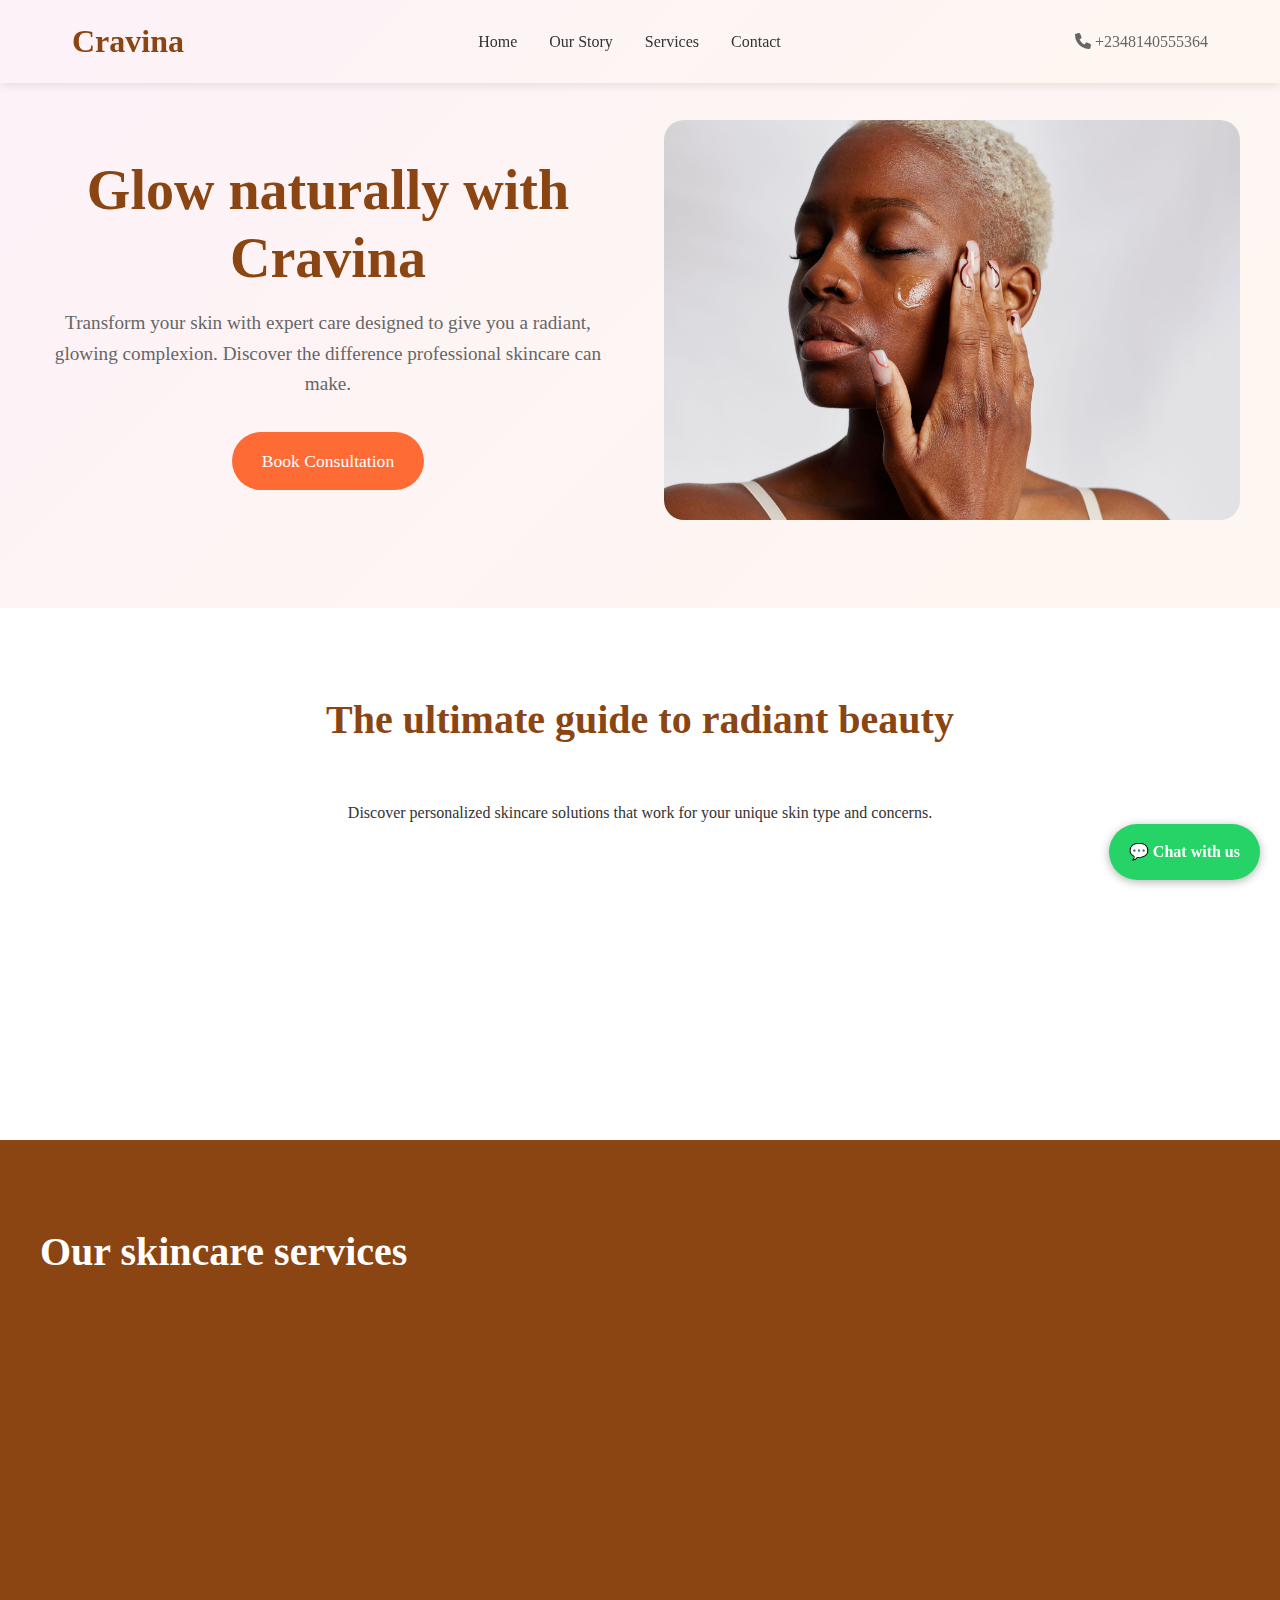
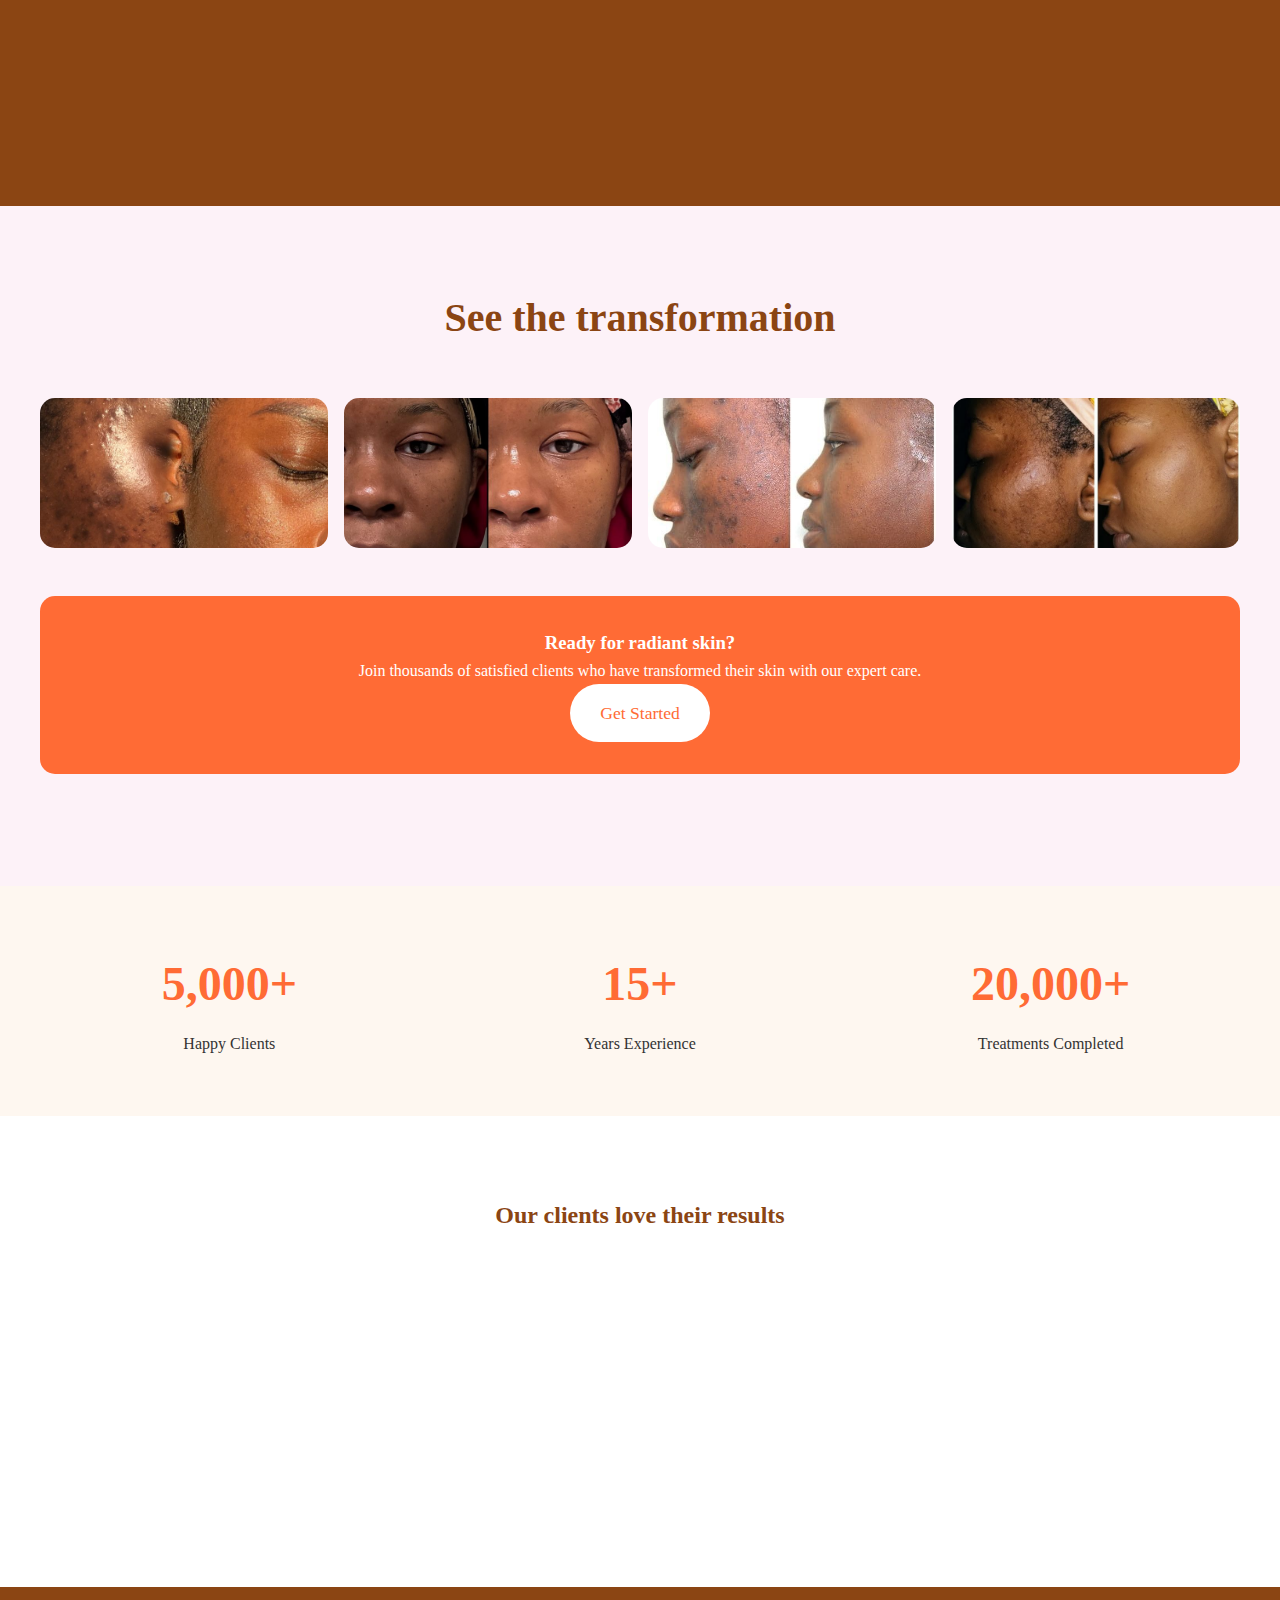
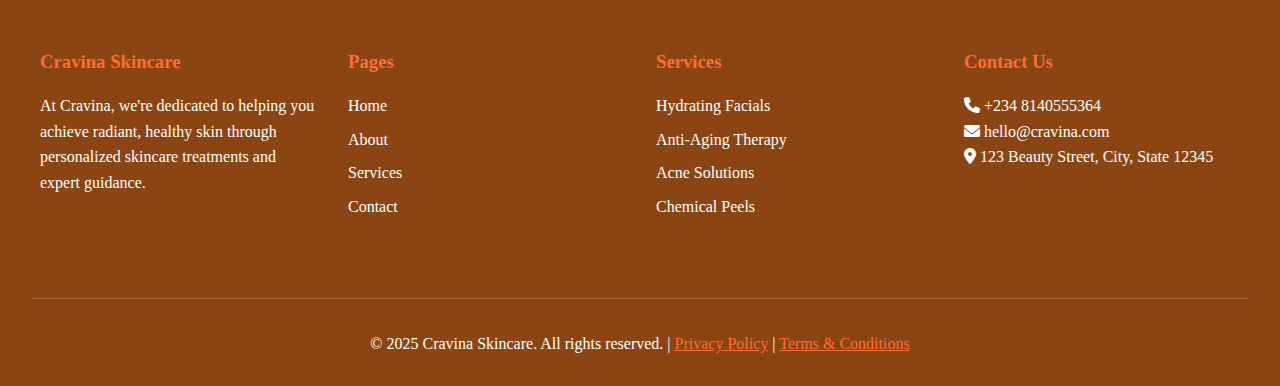
<file: index.html>
<!DOCTYPE html>
<html lang="en">
<head>
    <meta charset="UTF-8">
    <meta name="viewport" content="width=device-width, initial-scale=1.0">
    <title>Cravina - Glow Naturally with Skincare</title>
    <link href="https://cdnjs.cloudflare.com/ajax/libs/font-awesome/6.0.0/css/all.min.css" rel="stylesheet">
    <link rel="stylesheet" href="style.css">
    
</head>
<body>
    <header>
        <nav>
            <a href="index.html" class="logo">Cravina</a>
            <ul class="nav-links">
                <li><a href="index.html" target="">Home</a></li>
                <li><a href="about.html" target="">Our Story</a></li>
                <li><a href="services.html" target="">Services</a></li>
                <li><a href="contact.html" target="">Contact</a></li>
            </ul>
            <div class="contact-info">
                <i class="fas fa-phone"></i> +2348140555364
            </div>
            <div class="mobile-menu">
                <span></span>
                <span></span>
                <span></span>
            </div>
        </nav>
    </header>

    <section class="hero">
        <div class="hero-content">
            <div class="hero-text">
                <h1>Glow naturally with Cravina</h1>
                <p>Transform your skin with expert care designed to give you a radiant, glowing complexion. Discover the difference professional skincare can make.</p>
                <a href="contact.html" class="cta-button">Book Consultation</a>
            </div>
            <div class="hero-image">
                <img src="image/woman applying skincare.jpg" alt="Woman applying skincare in bathroom">
            </div>
        </div>
    </section>

    <section class="features">
        <div class="features-container">
            <h2>The ultimate guide to radiant beauty</h2>
            <p>Discover personalized skincare solutions that work for your unique skin type and concerns.</p>
            
            <div class="features-grid">
                <div class="feature-card peach">
                    <h3>Expert Analysis</h3>
                    <p>Our certified specialists analyze your skin to create a personalized treatment plan that delivers real results.</p>
                </div>
                <div class="feature-card pink">
                    <h3>Premium Products</h3>
                    <p>We use only the finest, scientifically-proven ingredients to nourish and transform your skin.</p>
                </div>
                <div class="feature-card">
                    <h3>Lasting Results</h3>
                    <p>Experience visible improvements that last, with ongoing support to maintain your radiant glow.</p>
                </div>
            </div>
        </div>
    </section>

    <section class="services">
        <div class="services-container">
            <h2>Our skincare services</h2>
            <div class="services-grid">
                <div class="service-card">
                    <img src="image/facial treatment image.jfif" alt="Facial treatment">
                    <h3>Hydrating Facials</h3>
                    <p>Deep cleansing and hydration treatments to restore your skin's natural moisture balance.</p>
                </div>
                <div class="service-card">
                    <img src="image/anti aging treatmemt image.jfif" alt="Anti-aging treatment">
                    <h3>Anti-Aging Therapy</h3>
                    <p>Advanced treatments to reduce fine lines and restore youthful radiance to your skin.</p>
                </div>
                <div class="service-card">
                    <img src="image/acne treatment image.jfif" alt="Acne treatment">
                    <h3>Acne Solutions</h3>
                    <p>Targeted treatments to clear breakouts and prevent future acne for clearer skin.</p>
                </div>
                <div class="service-card">
                    <img src="image/microdermabrasion image.jfif" alt="Chemical peel">
                    <h3>Chemical Peels</h3>
                    <p>Professional peels to resurface skin and reveal a smoother, more radiant complexion.</p>
                </div>
            </div>
        </div>
    </section>

    <section class="transformation">
        <div class="transformation-container">
            <h2>See the transformation</h2>
            <div class="before-after">
                <img src="image/before and after 1.jfif" alt="Before and After treatment 1">
                <img src="image/before and after 2.jfif" alt="Before and After treatment 2">
                <img src="image/before and after 3.jfif" alt="Before and After treatment 3">
                <img src="image/before and after 4.jfif" alt="Before and After treatment 4">
            </div>
            
            <div style="background: #ff6b35; color: white; padding: 2rem; border-radius: 15px; margin: 2rem 0;">
                <h3>Ready for radiant skin?</h3>
                <p>Join thousands of satisfied clients who have transformed their skin with our expert care.</p>
                <a href="contact.html" class="cta-button" style="background: white; color: #ff6b35;">Get Started</a>
            </div>
        </div>
    </section>

    <section class="stats">
        <div class="stats-container">
            <div class="stat">
                <h3>5,000+</h3>
                <p>Happy Clients</p>
            </div>
            <div class="stat">
                <h3>15+</h3>
                <p>Years Experience</p>
            </div>
            <div class="stat">
                <h3>20,000+</h3>
                <p>Treatments Completed</p>
            </div>
        </div>
    </section>

    <section class="testimonials">
        <div class="testimonials-container">
            <h2 style="text-align: center; color: #8b4513; margin-bottom: 3rem;">Our clients love their results</h2>
            <div class="testimonial-grid">
                <div class="testimonial-card">
                    <img src="image/happy client 1.jfif" alt="Happy client">
                    <h4>Sarah Johnson</h4>
                    <p>"The results exceeded my expectations. My skin has never looked better, and the team was incredibly professional throughout the entire process."</p>
                </div>
                <div class="testimonial-card">
                    <img src="image/happy client 2.jfif" alt="Happy client">
                    <h4>Maria Rodriguez</h4>
                    <p>"I finally found a skincare solution that works for my sensitive skin. The customized approach made all the difference."</p>
                </div>
            </div>
        </div>
    </section>

    <footer>
        <div class="footer-content">
            <div class="footer-section">
                <h3>Cravina Skincare</h3>
                <p>At Cravina, we're dedicated to helping you achieve radiant, healthy skin through personalized skincare treatments and expert guidance.</p>
                <div class="social-links">
                    <a href="#"><i class="fab fa-facebook"></i></a>
                    <a href="#"><i class="fab fa-instagram"></i></a>
                    <a href="#"><i class="fab fa-twitter"></i></a>
                    <a href="https://wa.me/2348140555364" target="_blank"><i class="fa-brands fa-whatsapp"></i></a>
                </div>
            </div>
            
            <div class="footer-section">
                <h3>Pages</h3>
                <ul>
                    <li><a href="index.html">Home</a></li>
                    <li><a href="about.html">About</a></li>
                    <li><a href="services.html">Services</a></li>
                    <li><a href="contact.html">Contact</a></li>
                </ul>
            </div>
            
            <div class="footer-section">
                <h3>Services</h3>
                <ul>
                    <li><a href="#">Hydrating Facials</a></li>
                    <li><a href="#">Anti-Aging Therapy</a></li>
                    <li><a href="#">Acne Solutions</a></li>
                    <li><a href="#">Chemical Peels</a></li>
                </ul>
            </div>
            
            <div class="footer-section">
                <h3>Contact Us</h3>
                <p><i class="fas fa-phone"></i> +234 8140555364</p>
                <p><i class="fas fa-envelope"></i> hello@cravina.com</p>
                <p><i class="fas fa-map-marker-alt"></i> 123 Beauty Street, City, State 12345</p>
            </div>
        </div>
        
        <div class="footer-bottom">
            <p>&copy; 2025 Cravina Skincare. All rights reserved. | <a href="#" style="color: #ff6b35;">Privacy Policy</a> | <a href="#" style="color: #ff6b35;">Terms & Conditions</a></p>
        </div>
    </footer>
  <script src="script.js"></script>
    <a href="https://wa.me/2348140555364" 
   style="position:fixed; bottom:20px; right:20px; background:#25D366; color:white; 
          padding:15px 20px; border-radius:50px; text-decoration:none; font-weight:bold; 
          box-shadow:0 2px 10px rgba(0,0,0,0.3);" 
   target="_blank">
   💬 Chat with us
    </a>
    
    </body>
</html>
</file>
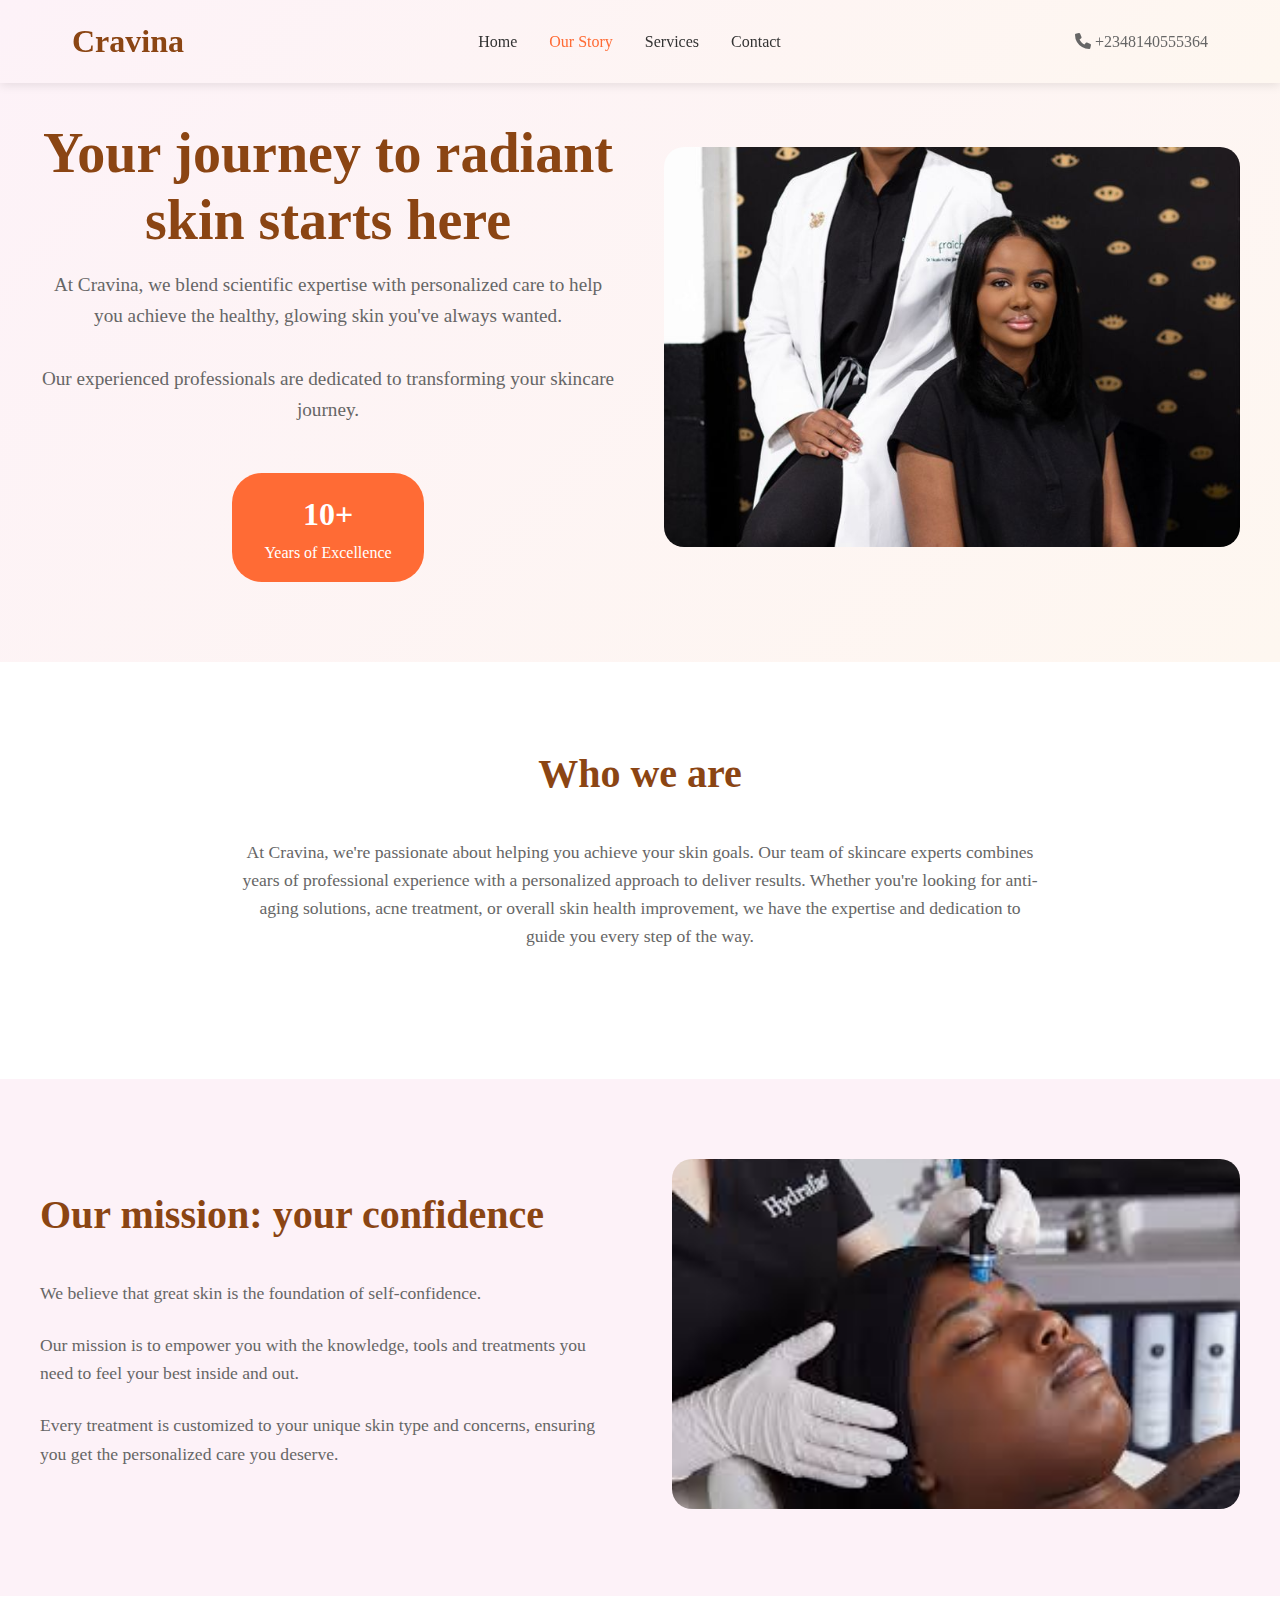
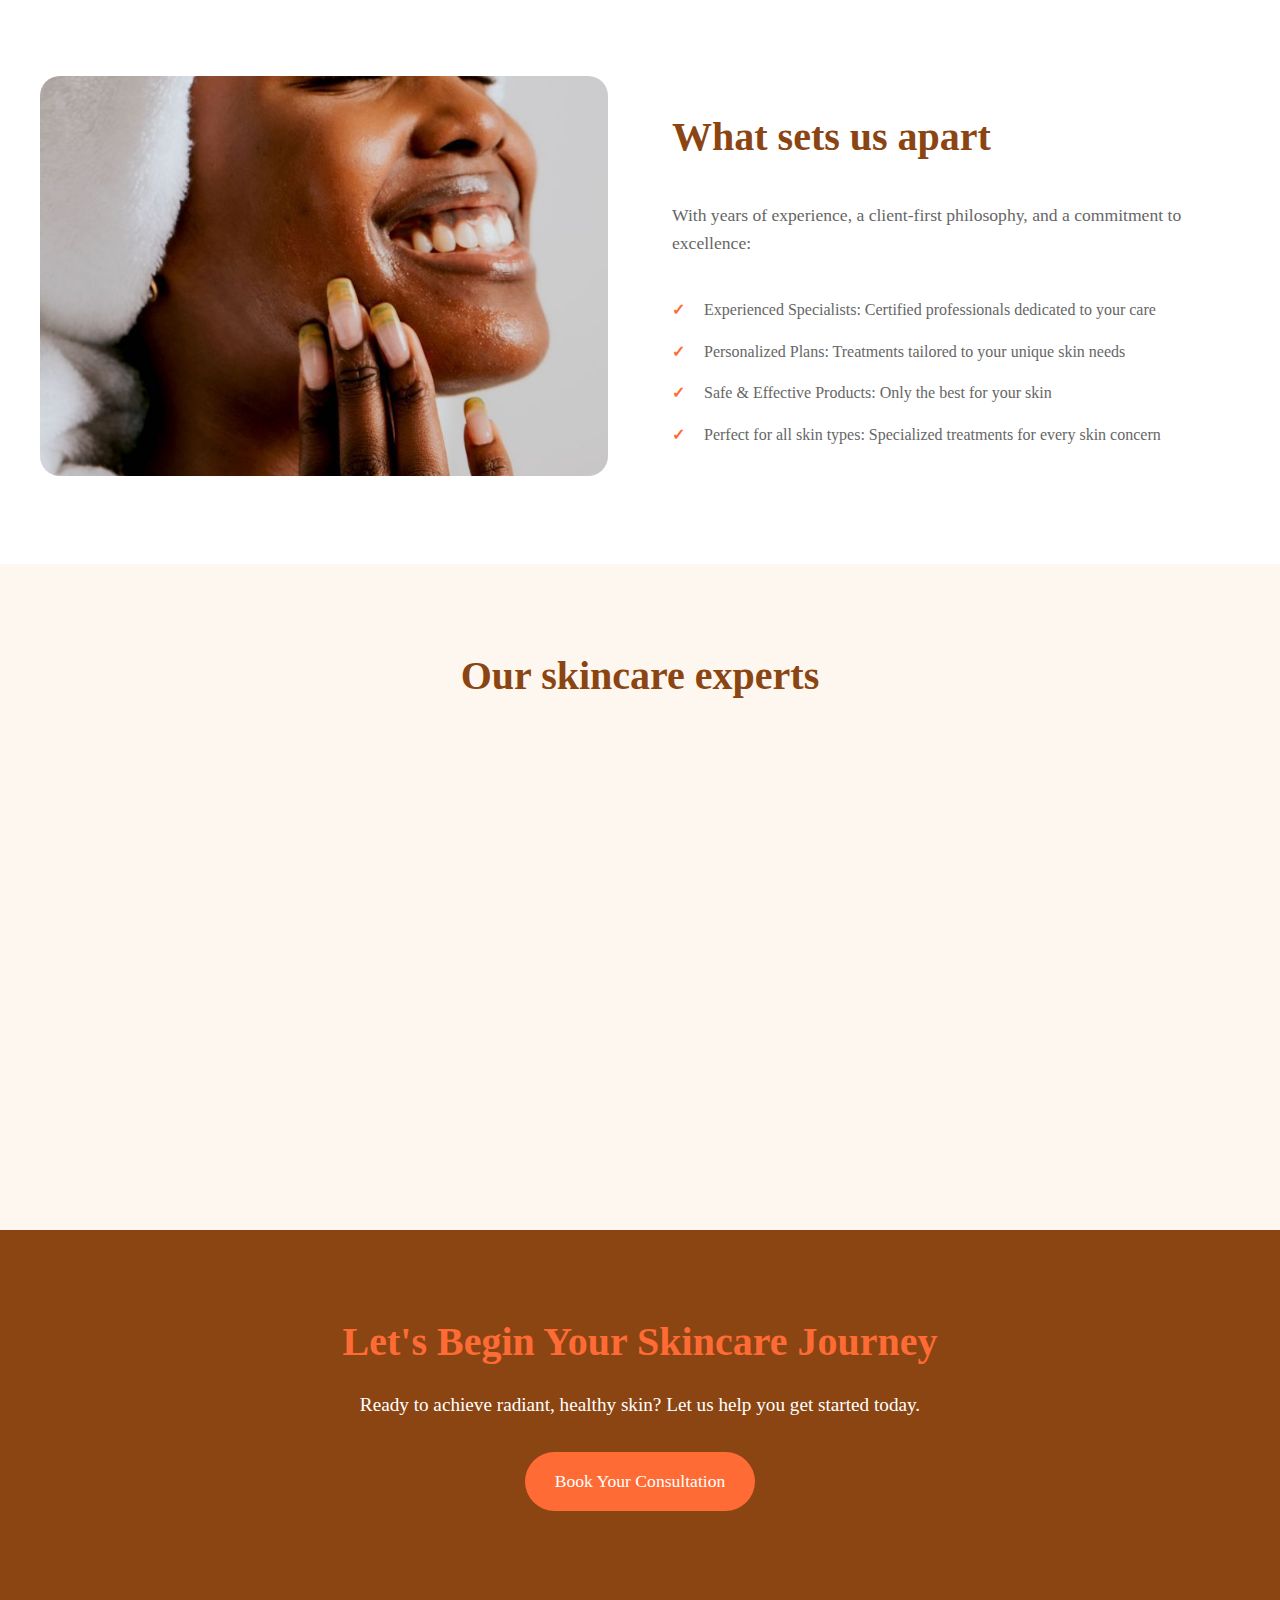
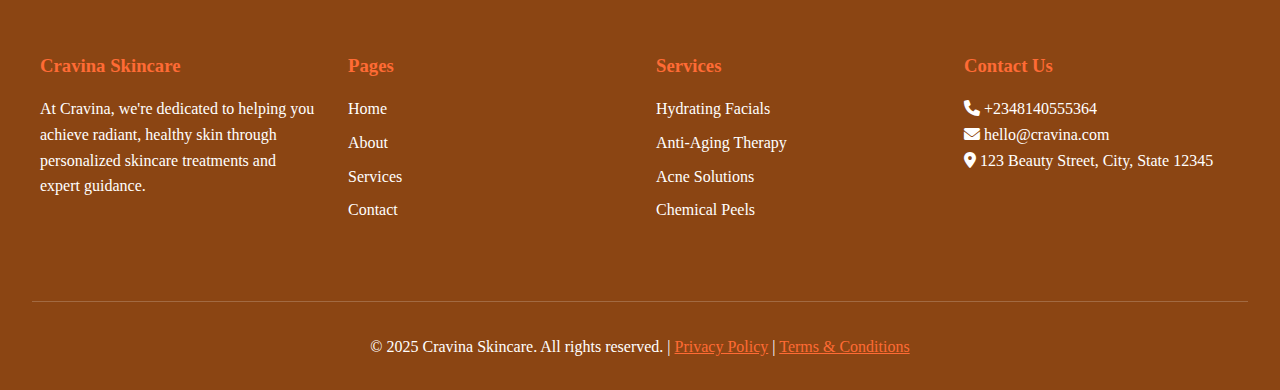
<file: about.html>
<!DOCTYPE html>
<html lang="en">
<head>
    <meta charset="UTF-8">
    <meta name="viewport" content="width=device-width, initial-scale=1.0">
    <title>About Us - Cravina Skincare</title>
    <link href="https://cdnjs.cloudflare.com/ajax/libs/font-awesome/6.0.0/css/all.min.css" rel="stylesheet">
    <link rel="stylesheet" href="style.css">
   
</head>
<body>
    <header>
        <nav>
            <a href="index.html" class="logo">Cravina</a>
            <ul class="nav-links">
                <li><a href="index.html">Home</a></li>
                <li><a href="about.html" class="active">Our Story</a></li>
                <li><a href="services.html">Services</a></li>
                <li><a href="contact.html">Contact</a></li>
            </ul>
            <div class="contact-info">
                <i class="fas fa-phone"></i> +2348140555364
            </div>
            <div class="mobile-menu">
                <span></span>
                <span></span>
                <span></span>
            </div>
        </nav>
    </header>

    <section class="hero">
        <div class="hero-content">
            <div class="hero-text">
                <h1>Your journey to radiant skin starts here</h1>
                <p>At Cravina, we blend scientific expertise with personalized care to help you achieve the healthy, glowing skin you've always wanted.</p>
                <p>Our experienced professionals are dedicated to transforming your skincare journey.</p>
                <div class="stat-badge">
                    <span>10+</span>
                    Years of Excellence
                </div>
            </div>
            <div class="hero-image">
                <img src="image/skincare team.jfif" alt="Professional skincare team">
            </div>
        </div>
    </section>

    <section class="who-we-are">
        <div class="section-container">
            <h2>Who we are</h2>
            <p>At Cravina, we're passionate about helping you achieve your skin goals. Our team of skincare experts combines years of professional experience with a personalized approach to deliver results. Whether you're looking for anti-aging solutions, acne treatment, or overall skin health improvement, we have the expertise and dedication to guide you every step of the way.</p>
        </div>
    </section>

    <section class="mission">
        <div class="mission-content">
            <div class="mission-text">
                <h2>Our mission: your confidence</h2>
                <p>We believe that great skin is the foundation of self-confidence.</p>
                <p>Our mission is to empower you with the knowledge, tools and treatments you need to feel your best inside and out.</p>
                <p>Every treatment is customized to your unique skin type and concerns, ensuring you get the personalized care you deserve.</p>
            </div>
            <div class="mission-image">
                <img src="image/facial treatment image.jfif" alt="Professional skincare treatment">
            </div>
        </div>
    </section>

    <section class="unique-features">
        <div class="unique-content">
            <div class="unique-image">
                <img src="image/happy client 2.jfif" alt="Happy client after treatment">
            </div>
            <div class="unique-text">
                <h2>What sets us apart</h2>
                <p>With years of experience, a client-first philosophy, and a commitment to excellence:</p>
                
                <ul class="features-list">
                    <li>Experienced Specialists: Certified professionals dedicated to your care</li>
                    <li>Personalized Plans: Treatments tailored to your unique skin needs</li>
                    <li>Safe & Effective Products: Only the best for your skin</li>
                    <li>Perfect for all skin types: Specialized treatments for every skin concern</li>
                </ul>
            </div>
        </div>
    </section>

    <section class="team">
        <div class="section-container">
            <h2>Our skincare experts</h2>
            <div class="team-grid">
                <div class="team-member">
                    <img src="image/skincare expert 1.jfif" alt="Michael Kim">
                    <h3>Michael Kim</h3>
                    <p class="role">Senior Esthetician</p>
                    <p>With over 8 years of experience in advanced skincare treatments, Michael specializes in anti-aging and skin rejuvenation.</p>
                </div>
                <div class="team-member">
                    <img src="image/skincare expert 2.jfif" alt="Sophia Chen">
                    <h3>Sophia Chen</h3>
                    <p class="role">Skin Health Consultant</p>
                    <p>Sophia brings expertise in acne treatment and sensitive skin care, helping clients achieve clear, healthy complexions.</p>
                </div>
                <div class="team-member">
                    <img src="image/skincare expert 3.jfif" alt="Ava Martinez">
                    <h3>Ava Martinez</h3>
                    <p class="role">Anti-Aging Specialist</p>
                    <p>Ava specializes in advanced anti-aging treatments and chemical peels, delivering remarkable results for mature skin.</p>
                </div>
            </div>
        </div>
    </section>

    <section class="cta-section">
        <div class="cta-content">
            <h2>Let's Begin Your Skincare Journey</h2>
            <p>Ready to achieve radiant, healthy skin? Let us help you get started today.</p>
            <a href="contact.html" class="cta-button">Book Your Consultation</a>
        </div>
    </section>

    <footer>
        <div class="footer-content">
            <div class="footer-section">
                <h3>Cravina Skincare</h3>
                <p>At Cravina, we're dedicated to helping you achieve radiant, healthy skin through personalized skincare treatments and expert guidance.</p>
                <div class="social-links">
                    <a href="#"><i class="fab fa-facebook"></i></a>
                    <a href="#"><i class="fab fa-instagram"></i></a>
                    <a href="#"><i class="fab fa-twitter"></i></a>
                    <a href="https://wa.me/2348140555364" target="_blank"><i class="fa-brands fa-whatsapp"></i></a>
                </div>
            </div>
            
            <div class="footer-section">
                <h3>Pages</h3>
                <ul>
                    <li><a href="index.html">Home</a></li>
                    <li><a href="about.html">About</a></li>
                    <li><a href="services.html">Services</a></li>
                    <li><a href="contact.html">Contact</a></li>
                </ul>
            </div>
            
            <div class="footer-section">
                <h3>Services</h3>
                <ul>
                    <li><a href="#">Hydrating Facials</a></li>
                    <li><a href="#">Anti-Aging Therapy</a></li>
                    <li><a href="#">Acne Solutions</a></li>
                    <li><a href="#">Chemical Peels</a></li>
                </ul>
            </div>
            
            <div class="footer-section">
                <h3>Contact Us</h3>
                <p><i class="fas fa-phone"></i> +2348140555364</p>
                <p><i class="fas fa-envelope"></i> hello@cravina.com</p>
                <p><i class="fas fa-map-marker-alt"></i> 123 Beauty Street, City, State 12345</p>
            </div>
        </div>
        
        <div class="footer-bottom">
            <p>&copy; 2025 Cravina Skincare. All rights reserved. | <a href="#" style="color: #ff6b35;">Privacy Policy</a> | <a href="#" style="color: #ff6b35;">Terms & Conditions</a></p>
        </div>
    </footer>
    <script src="script.js"></script>
</body>
</html>
</file>
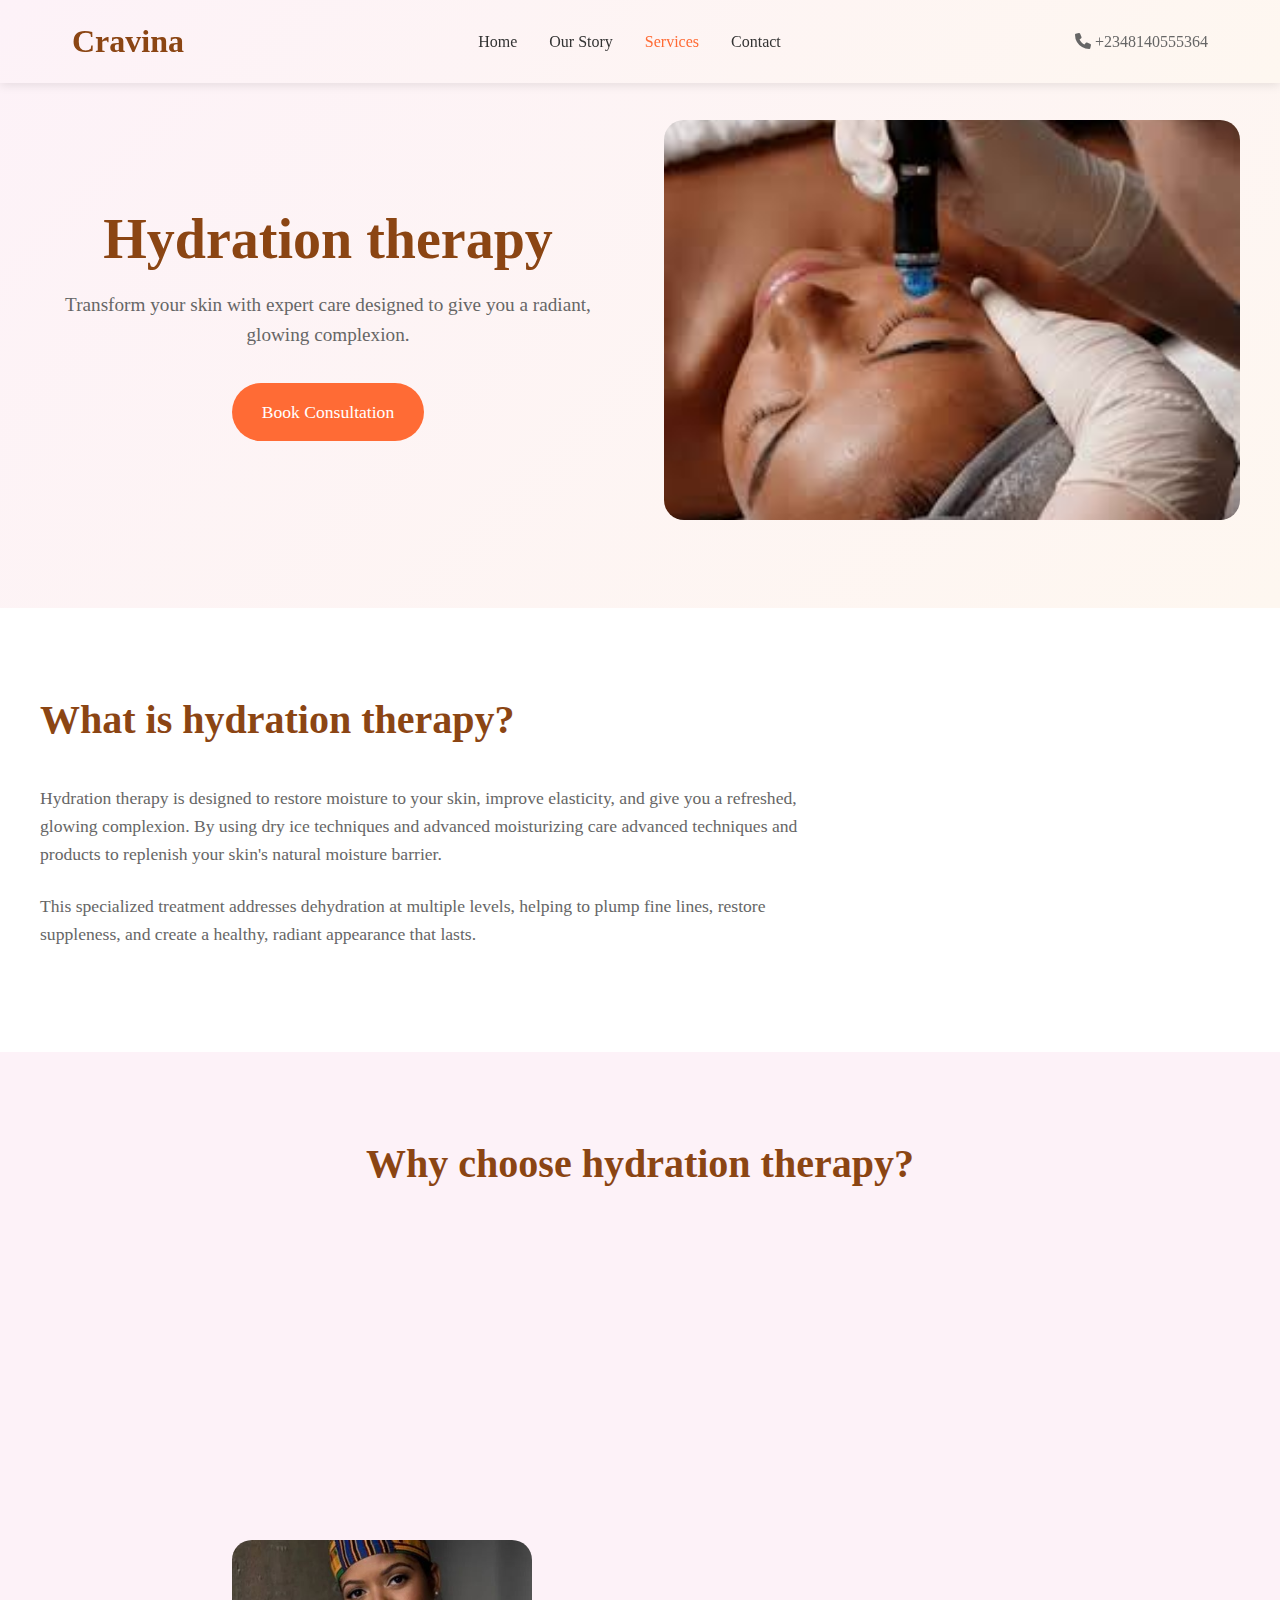
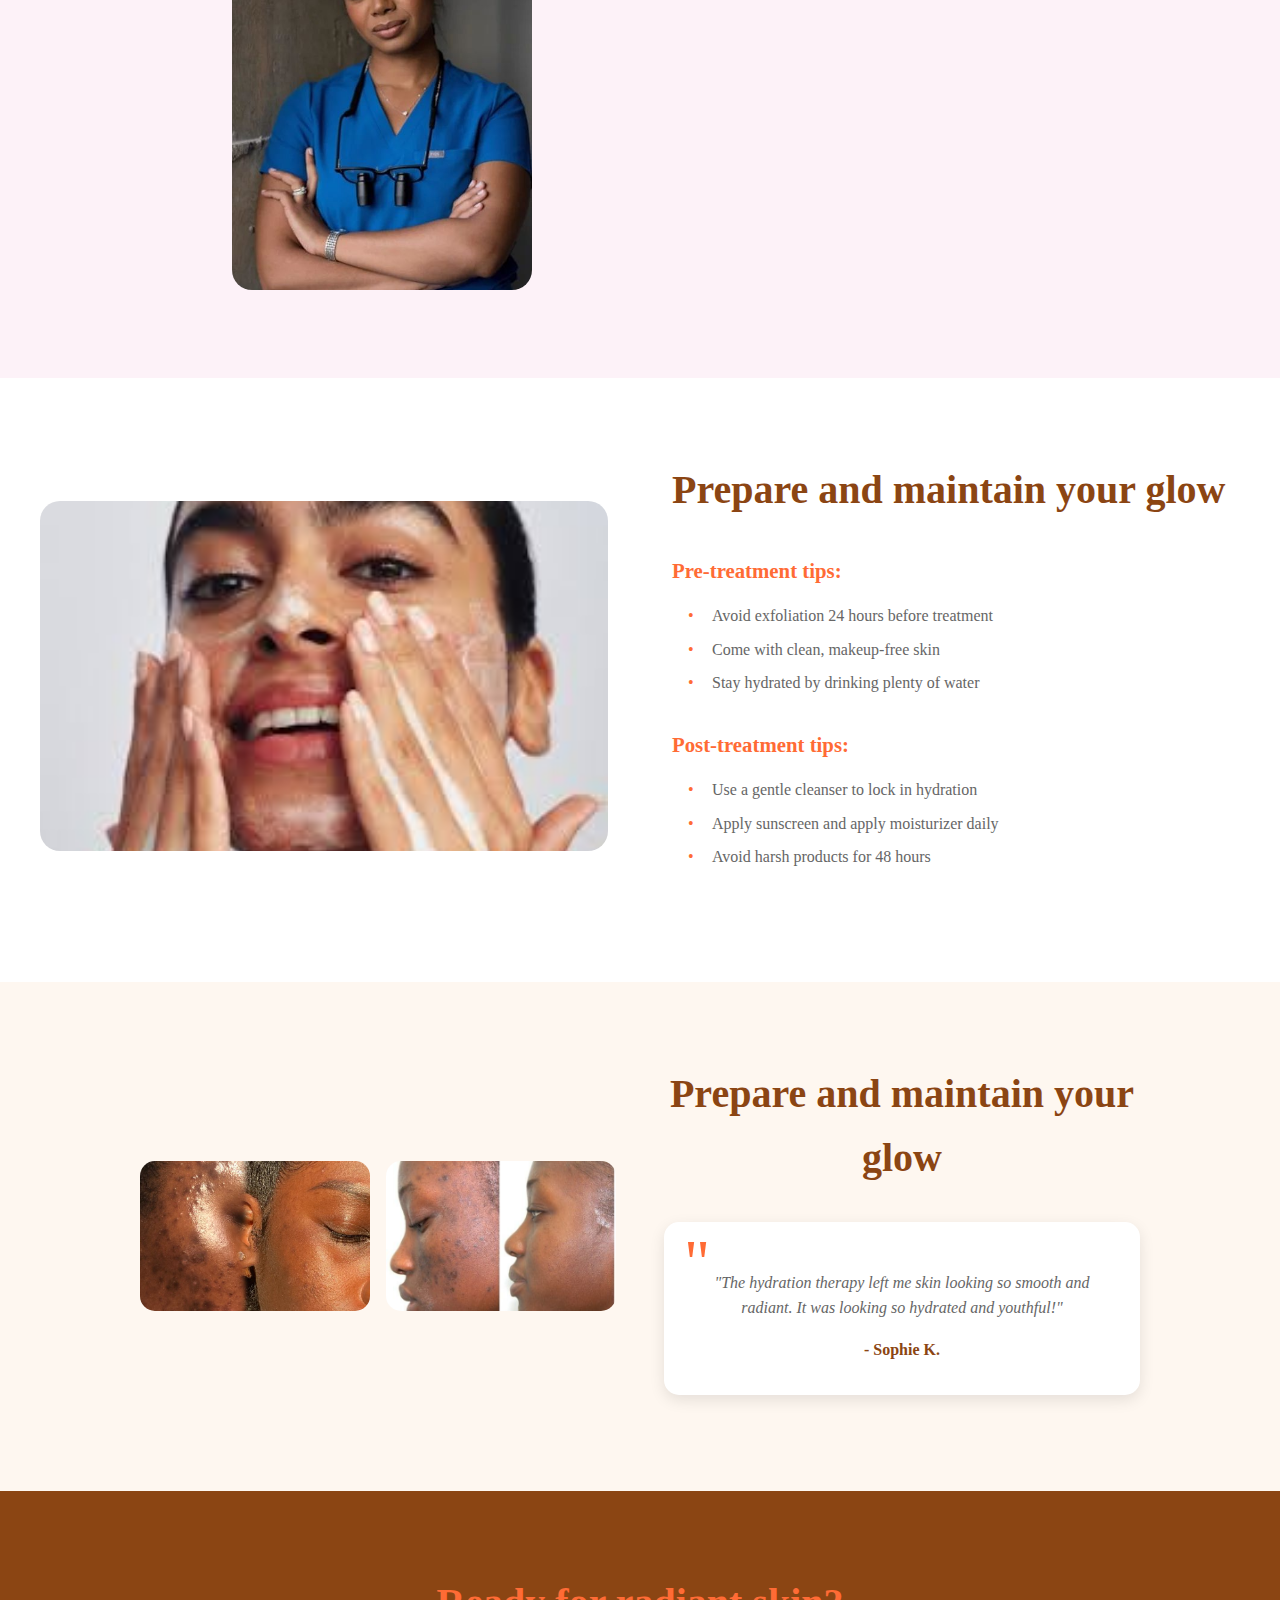
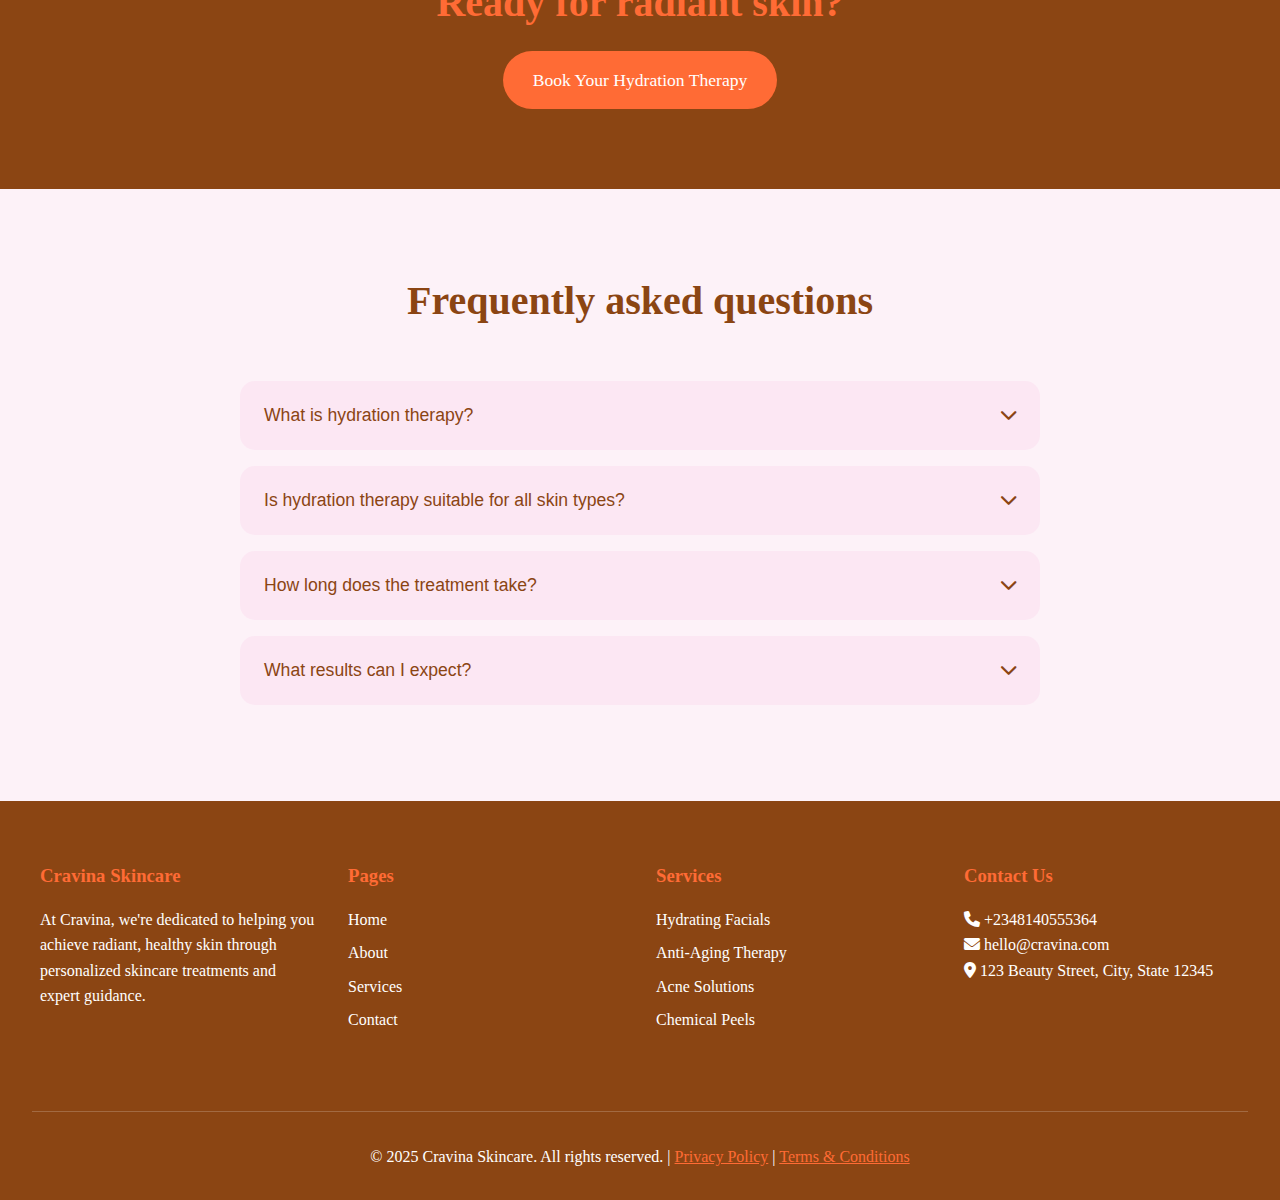
<file: services.html>
<!DOCTYPE html>
<html lang="en">
<head>
    <meta charset="UTF-8">
    <meta name="viewport" content="width=device-width, initial-scale=1.0">
    <title>Hydration Therapy - Cravina Skincare</title>
    <link href="https://cdnjs.cloudflare.com/ajax/libs/font-awesome/6.0.0/css/all.min.css" rel="stylesheet">
    <link rel="stylesheet" href="style.css">
</head>
<body>
    <header>
        <nav>
            <a href="index.html" class="logo">Cravina</a>
            <ul class="nav-links">
                <li><a href ="index.html">Home</a></li>
                <li><a href="about.html">Our Story</a></li>
                <li><a href="services.html" class="active">Services</a></li>
                <li><a href="contact.html">Contact</a></li>
            </ul>
            <div class="contact-info">
                <i class="fas fa-phone"></i> +2348140555364
            </div>
            <div class="mobile-menu">
                <span></span>
                <span></span>
                <span></span>
            </div>
        </nav>
    </header>

    <section class="hero">
        <div class="hero-content">
            <div class="hero-text">
                <h1>Hydration therapy</h1>
                <p>Transform your skin with expert care designed to give you a radiant, glowing complexion.</p>
                <a href="contact.html" class="cta-button">Book Consultation</a>
            </div>
            <div class="hero-image">
                <img src="image/hydration therapy.jfif" alt="Professional hydration therapy treatment">
            </div>
        </div>
    </section>

    <section class="what-is-section">
        <div class="section-container">
            <h2>What is hydration therapy?</h2>
            <p>Hydration therapy is designed to restore moisture to your skin, improve elasticity, and give you a refreshed, glowing complexion. By using dry ice techniques and advanced moisturizing care advanced techniques and products to replenish your skin's natural moisture barrier.</p>
            <p>This specialized treatment addresses dehydration at multiple levels, helping to plump fine lines, restore suppleness, and create a healthy, radiant appearance that lasts.</p>
        </div>
    </section>

    <section class="why-choose">
        <div class="section-container">
            <h2>Why choose hydration therapy?</h2>
            <div class="benefits-grid">
                <div class="benefit-item">
                    <div class="benefit-icon">
                        <i class="fas fa-tint"></i>
                    </div>
                    <div class="benefit-text">
                        <h3>Restores deep moisture levels for a plumper, youthful appearance</h3>
                    </div>
                </div>
                
                <div class="benefit-item">
                    <div class="benefit-icon">
                        <i class="fas fa-leaf"></i>
                    </div>
                    <div class="benefit-text">
                        <h3>Improves skin texture and reduces fine lines</h3>
                    </div>
                </div>
                
                <div class="benefit-item">
                    <div class="benefit-icon">
                        <i class="fas fa-shield-alt"></i>
                    </div>
                    <div class="benefit-text">
                        <h3>Repairs signs of dryness, such as flakiness and irritation</h3>
                    </div>
                </div>
                
                <div class="benefit-item">
                    <div class="benefit-icon">
                        <i class="fas fa-star"></i>
                    </div>
                    <div class="benefit-text">
                        <h3>Perfect for all skin types, especially dehydrated or aging skin</h3>
                    </div>
                </div>
                
                <div class="specialist-image">
                    <img src="image/skincare expert 3.jfif" alt="Professional skincare specialist">
                </div>
            </div>
        </div>
    </section>

    <section class="prepare-maintain">
        <div class="prepare-content">
            <div class="prepare-image">
                <img src="image/skincare prep.jfif" alt="Skincare preparation">
            </div>
            <div class="prepare-text">
                <h2>Prepare and maintain your glow</h2>
                
                <div class="tips-section">
                    <h3>Pre-treatment tips:</h3>
                    <ul>
                        <li>Avoid exfoliation 24 hours before treatment</li>
                        <li>Come with clean, makeup-free skin</li>
                        <li>Stay hydrated by drinking plenty of water</li>
                    </ul>
                </div>
                
                <div class="tips-section">
                    <h3>Post-treatment tips:</h3>
                    <ul>
                        <li>Use a gentle cleanser to lock in hydration</li>
                        <li>Apply sunscreen and apply moisturizer daily</li>
                        <li>Avoid harsh products for 48 hours</li>
                    </ul>
                </div>
            </div>
        </div>
    </section>

    <section class="testimonial-section">
        <div class="testimonial-content">
            <div class="testimonial-images">
                <img src="image/before and after 1.jfif" alt="Before and after treatment 1">
                <img src="image/before and after 3.jfif" alt="Before and after treatment 2">
            </div>
            <div class="testimonial-text">
                <h2>Prepare and maintain your glow</h2>
                <div class="testimonial-quote">
                    <p>"The hydration therapy left me skin looking so smooth and radiant. It was looking so hydrated and youthful!"</p>
                    <div class="testimonial-author">- Sophie K.</div>
                </div>
            </div>
        </div>
    </section>

    <section class="cta-section">
        <div class="cta-content">
            <h2>Ready for radiant skin?</h2>
            <a href="contact.html" class="cta-button">Book Your Hydration Therapy</a>
        </div>
    </section>

    <section class="faq-section">
        <div class="faq-container">
            <h2>Frequently asked questions</h2>
            
            <div class="faq-item">
                <button class="faq-question">
                    What is hydration therapy?
                    <i class="fas fa-chevron-down"></i>
                </button>
                <div class="faq-answer">
                    <p>Hydration therapy is a specialized skincare treatment designed to restore moisture to your skin, enhance elasticity and leave it glowing and refreshed.</p>
                </div>
            </div>
            
            <div class="faq-item">
                <button class="faq-question">
                    Is hydration therapy suitable for all skin types?
                    <i class="fas fa-chevron-down"></i>
                </button>
                <div class="faq-answer">
                    <p>Yes, hydration therapy is safe and effective for all skin types, especially beneficial for dehydrated, dry, or aging skin.</p>
                </div>
            </div>
            
            <div class="faq-item">
                <button class="faq-question">
                    How long does the treatment take?
                    <i class="fas fa-chevron-down"></i>
                </button>
                <div class="faq-answer">
                    <p>A typical hydration therapy session takes 60-90 minutes, including consultation, preparation, treatment, and aftercare instructions.</p>
                </div>
            </div>
            
            <div class="faq-item">
                <button class="faq-question">
                    What results can I expect?
                    <i class="fas fa-chevron-down"></i>
                </button>
                <div class="faq-answer">
                    <p>You can expect immediately plumper, more hydrated skin with improved texture and a healthy glow that continues to improve over the following days.</p>
                </div>
            </div>
        </div>
    </section>

    <footer>
        <div class="footer-content">
            <div class="footer-section">
                <h3>Cravina Skincare</h3>
                <p>At Cravina, we're dedicated to helping you achieve radiant, healthy skin through personalized skincare treatments and expert guidance.</p>
                <div class="social-links">
                    <a href="#"><i class="fab fa-facebook"></i></a>
                    <a href="#"><i class="fab fa-instagram"></i></a>
                    <a href="#"><i class="fab fa-twitter"></i></a>
                </div>
            </div>
            
            <div class="footer-section">
                <h3>Pages</h3>
                <ul>
                    <li><a href="index.html">Home</a></li>
                    <li><a href="about.html">About</a></li>
                    <li><a href="services.html">Services</a></li>
                    <li><a href="contact.html">Contact</a></li>
                </ul>
            </div>
            
            <div class="footer-section">
                <h3>Services</h3>
                <ul>
                    <li><a href="#">Hydrating Facials</a></li>
                    <li><a href="#">Anti-Aging Therapy</a></li>
                    <li><a href="#">Acne Solutions</a></li>
                    <li><a href="#">Chemical Peels</a></li>
                </ul>
            </div>
            
            <div class="footer-section">
                <h3>Contact Us</h3>
                <p><i class="fas fa-phone"></i> +2348140555364</p>
                <p><i class="fas fa-envelope"></i> hello@cravina.com</p>
                <p><i class="fas fa-map-marker-alt"></i> 123 Beauty Street, City, State 12345</p>
                
            </div>
        </div>
        
        <div class="footer-bottom">
            <p>&copy; 2025 Cravina Skincare. All rights reserved. | <a href="#" style="color: #ff6b35;">Privacy Policy</a> | <a href="#" style="color: #ff6b35;">Terms & Conditions</a></p>
        </div>
    </footer>
    <script src="script.js"></script>
</body>
</html>
</file>
<file: style.css>
/* Cravina Skincare - Main Stylesheet */

* {
    margin: 0;
    padding: 0;
    box-sizing: border-box;
}

body {
    font-family: 'Georgia', serif;
    line-height: 1.6;
    color: #333;
}

/* =============================================================================
   HEADER & NAVIGATION
============================================================================= */

header {
    background: linear-gradient(135deg, #fdf2f8, #fef7f0);
    padding: 1rem 0;
    position: fixed;
    width: 100%;
    top: 0;
    z-index: 1000;
    box-shadow: 0 2px 10px rgba(0,0,0,0.1);
}

nav {
    display: flex;
    justify-content: space-between;
    align-items: center;
    max-width: 1200px;
    margin: 0 auto;
    padding: 0 2rem;
}

.logo {
    font-size: 2rem;
    font-weight: bold;
    color: #8b4513;
    text-decoration: none;
}

.nav-links {
    display: flex;
    list-style: none;
    gap: 2rem;
}

.nav-links a {
    text-decoration: none;
    color: #333;
    font-weight: 500;
    transition: color 0.3s;
}

.nav-links a:hover,
.nav-links a.active {
    color: #ff6b35;
}

.contact-info {
    color: #666;
}

.mobile-menu {
    display: none;
    flex-direction: column;
    cursor: pointer;
}

.mobile-menu span {
    width: 25px;
    height: 3px;
    background: #333;
    margin: 3px 0;
    transition: 0.3s;
}

/* =============================================================================
   COMMON COMPONENTS
============================================================================= */

.cta-button {
    background: #ff6b35;
    color: white;
    padding: 15px 30px;
    border: none;
    border-radius: 30px;
    font-size: 1.1rem;
    cursor: pointer;
    transition: background 0.3s;
    text-decoration: none;
    display: inline-block;
}

.cta-button:hover {
    background: #e55a2b;
}

.section-container {
    max-width: 1200px;
    margin: 0 auto;
}

/* =============================================================================
   HERO SECTIONS
============================================================================= */

.hero {
    background: linear-gradient(135deg, #fdf2f8, #fef7f0);
    padding: 120px 2rem 80px;
    text-align: center;
}

.hero-content {
    max-width: 1200px;
    margin: 0 auto;
    display: grid;
    grid-template-columns: 1fr 1fr;
    gap: 3rem;
    align-items: center;
}

.hero-text h1 {
    font-size: 3.5rem;
    color: #8b4513;
    margin-bottom: 1rem;
    line-height: 1.2;
}

.hero-text p {
    font-size: 1.2rem;
    color: #666;
    margin-bottom: 2rem;
}

.hero-image img {
    width: 100%;
    height: 400px;
    object-fit: cover;
    border-radius: 20px;
}

/* Contact Hero specific */
.contact-hero {
    background: linear-gradient(135deg, #fdf2f8, #fef7f0);
    padding: 120px 2rem 80px;
    text-align: center;
}

.contact-hero h1 {
    font-size: 3rem;
    color: #8b4513;
    margin-bottom: 2rem;
}

.contact-methods {
    max-width: 800px;
    margin: 0 auto;
    display: grid;
    grid-template-columns: repeat(auto-fit, minmax(200px, 1fr));
    gap: 2rem;
    margin-bottom: 2rem;
}

.contact-method {
    text-align: center;
}

.contact-method h3 {
    color: #8b4513;
    margin-bottom: 0.5rem;
}

.contact-method p {
    color: #666;
}

/* =============================================================================
   FEATURES SECTION
============================================================================= */

.features {
    padding: 80px 2rem;
    background: white;
}

.features-container {
    max-width: 1200px;
    margin: 0 auto;
    text-align: center;
}

.features h2 {
    font-size: 2.5rem;
    color: #8b4513;
    margin-bottom: 3rem;
}

.features-grid {
    display: grid;
    grid-template-columns: repeat(auto-fit, minmax(300px, 1fr));
    gap: 2rem;
    margin-top: 3rem;
}

.feature-card {
    background: #fdf2f8;
    padding: 2rem;
    border-radius: 50px;
    text-align: center;
}

.feature-card.pink {
    background: #fce7f3;
}

.feature-card.peach {
    background: #fef7f0;
}

.feature-card h3 {
    color: #8b4513;
    margin-bottom: 1rem;
}

/* =============================================================================
   SERVICES SECTION
============================================================================= */

.services {
    padding: 80px 2rem;
    background: #8b4513;
    color: white;
}

.services-container {
    max-width: 1200px;
    margin: 0 auto;
}

.services h2 {
    font-size: 2.5rem;
    margin-bottom: 3rem;
}

.services-grid {
    display: grid;
    grid-template-columns: repeat(auto-fit, minmax(250px, 1fr));
    gap: 2rem;
}

.service-card {
    background: rgba(255,255,255,0.1);
    padding: 2rem;
    border-radius: 15px;
    text-align: center;
    transition: transform 0.3s;
}

.service-card:hover {
    transform: translateY(-5px);
}

.service-card img {
    width: 100%;
    height: 200px;
    object-fit: cover;
    border-radius: 10px;
    margin-bottom: 1rem;
}

/* =============================================================================
   ABOUT PAGE SPECIFIC
============================================================================= */

.stat-badge {
    background: #ff6b35;
    color: white;
    padding: 1rem 2rem;
    border-radius: 30px;
    display: inline-block;
    margin-top: 1rem;
}

.stat-badge span {
    font-size: 2rem;
    font-weight: bold;
    display: block;
}

.who-we-are {
    padding: 80px 2rem;
    background: white;
}

.who-we-are h2 {
    font-size: 2.5rem;
    color: #8b4513;
    margin-bottom: 2rem;
    text-align: center;
}

.who-we-are p {
    font-size: 1.1rem;
    color: #666;
    text-align: center;
    max-width: 800px;
    margin: 0 auto 3rem;
}

.mission {
    padding: 80px 2rem;
    background: #fdf2f8;
}

.mission-content {
    max-width: 1200px;
    margin: 0 auto;
    display: grid;
    grid-template-columns: 1fr 1fr;
    gap: 4rem;
    align-items: center;
}

.mission-text h2 {
    font-size: 2.5rem;
    color: #8b4513;
    margin-bottom: 2rem;
}

.mission-text p {
    color: #666;
    margin-bottom: 1.5rem;
    font-size: 1.1rem;
}

.mission-image img {
    width: 100%;
    height: 350px;
    object-fit: cover;
    border-radius: 20px;
}

.unique-features {
    padding: 80px 2rem;
    background: white;
}

.unique-content {
    max-width: 1200px;
    margin: 0 auto;
    display: grid;
    grid-template-columns: 1fr 1fr;
    gap: 4rem;
    align-items: center;
}

.unique-image img {
    width: 100%;
    height: 400px;
    object-fit: cover;
    border-radius: 20px;
}

.unique-text h2 {
    font-size: 2.5rem;
    color: #8b4513;
    margin-bottom: 2rem;
}

.unique-text p {
    color: #666;
    margin-bottom: 2rem;
    font-size: 1.1rem;
}

.features-list {
    list-style: none;
    margin-top: 2rem;
}

.features-list li {
    padding: 0.5rem 0;
    color: #666;
    position: relative;
    padding-left: 2rem;
}

.features-list li::before {
    content: "✓";
    color: #ff6b35;
    font-weight: bold;
    position: absolute;
    left: 0;
}

/* =============================================================================
   TEAM SECTION
============================================================================= */

.team {
    padding: 80px 2rem;
    background: #fef7f0;
}

.team h2 {
    font-size: 2.5rem;
    color: #8b4513;
    text-align: center;
    margin-bottom: 3rem;
}

.team-grid {
    max-width: 1200px;
    margin: 0 auto;
    display: grid;
    grid-template-columns: repeat(auto-fit, minmax(250px, 1fr));
    gap: 2rem;
}

.team-member {
    text-align: center;
    background: white;
    padding: 2rem;
    border-radius: 20px;
    box-shadow: 0 5px 15px rgba(0,0,0,0.1);
}

.team-member img {
    width: 150px;
    height: 150px;
    border-radius: 50%;
    object-fit: cover;
    margin-bottom: 1rem;
}

.team-member h3 {
    color: #8b4513;
    margin-bottom: 0.5rem;
}

.team-member .role {
    color: #ff6b35;
    font-style: italic;
    margin-bottom: 1rem;
}

/* =============================================================================
   SERVICES PAGE SPECIFIC
============================================================================= */

.what-is-section {
    padding: 80px 2rem;
    background: white;
}

.what-is-section h2 {
    font-size: 2.5rem;
    color: #8b4513;
    margin-bottom: 2rem;
}

.what-is-section p {
    font-size: 1.1rem;
    color: #666;
    max-width: 800px;
    margin-bottom: 1.5rem;
}

.why-choose {
    padding: 80px 2rem;
    background: #fdf2f8;
}

.why-choose h2 {
    font-size: 2.5rem;
    color: #8b4513;
    text-align: center;
    margin-bottom: 3rem;
}

.benefits-grid {
    max-width: 1000px;
    margin: 0 auto;
    display: grid;
    grid-template-columns: repeat(2, 1fr);
    gap: 2rem;
    align-items: center;
}

.benefit-item {
    display: flex;
    align-items: center;
    gap: 1rem;
    background: white;
    padding: 1.5rem;
    border-radius: 15px;
    box-shadow: 0 5px 15px rgba(0,0,0,0.1);
}

.benefit-icon {
    background: #ff6b35;
    color: white;
    width: 60px;
    height: 60px;
    border-radius: 50%;
    display: flex;
    align-items: center;
    justify-content: center;
    font-size: 1.5rem;
    flex-shrink: 0;
}

.benefit-text h3 {
    color: #8b4513;
    margin-bottom: 0.5rem;
}

.benefit-text p {
    color: #666;
    font-size: 0.9rem;
}

.specialist-image {
    grid-row: span 2;
    text-align: center;
}

.specialist-image img {
    width: 100%;
    max-width: 300px;
    height: 350px;
    object-fit: cover;
    border-radius: 20px;
}

.prepare-maintain {
    padding: 80px 2rem;
    background: white;
}

.prepare-content {
    max-width: 1200px;
    margin: 0 auto;
    display: grid;
    grid-template-columns: 1fr 1fr;
    gap: 4rem;
    align-items: center;
}

.prepare-image img {
    width: 100%;
    height: 350px;
    object-fit: cover;
    border-radius: 20px;
}

.prepare-text h2 {
    font-size: 2.5rem;
    color: #8b4513;
    margin-bottom: 2rem;
}

.tips-section {
    margin-bottom: 2rem;
}

.tips-section h3 {
    color: #ff6b35;
    margin-bottom: 1rem;
    font-size: 1.3rem;
}

.tips-section ul {
    list-style: none;
    margin-left: 1rem;
}

.tips-section li {
    color: #666;
    margin-bottom: 0.5rem;
    position: relative;
    padding-left: 1.5rem;
}

.tips-section li::before {
    content: "•";
    color: #ff6b35;
    position: absolute;
    left: 0;
}

/* =============================================================================
   TRANSFORMATION SECTION
============================================================================= */

.transformation {
    padding: 80px 2rem;
    background: #fdf2f8;
}

.transformation-container {
    max-width: 1200px;
    margin: 0 auto;
    text-align: center;
}

.transformation h2 {
    font-size: 2.5rem;
    color: #8b4513;
    margin-bottom: 3rem;
}

.before-after {
    display: grid;
    grid-template-columns: repeat(auto-fit, minmax(150px, 1fr));
    gap: 1rem;
    margin: 3rem 0;
}

.before-after img {
    width: 100%;
    height: 150px;
    object-fit: cover;
    border-radius: 15px;
}

/* Testimonial Section */
.testimonial-section {
    padding: 80px 2rem;
    background: #fef7f0;
}

.testimonial-content {
    max-width: 1000px;
    margin: 0 auto;
    display: grid;
    grid-template-columns: 1fr 1fr;
    gap: 3rem;
    align-items: center;
}

.testimonial-images {
    display: grid;
    grid-template-columns: 1fr 1fr;
    gap: 1rem;
}

.testimonial-images img {
    width: 100%;
    height: 150px;
    object-fit: cover;
    border-radius: 15px;
}

.testimonial-text {
    text-align: center;
}

.testimonial-text h2 {
    font-size: 2.5rem;
    color: #8b4513;
    margin-bottom: 2rem;
}

.testimonial-quote {
    background: white;
    padding: 2rem;
    border-radius: 15px;
    box-shadow: 0 5px 15px rgba(0,0,0,0.1);
    margin-bottom: 1rem;
    position: relative;
}

.testimonial-quote::before {
    content: '"';
    font-size: 4rem;
    color: #ff6b35;
    position: absolute;
    top: -10px;
    left: 20px;
}

.testimonial-quote p {
    color: #666;
    font-style: italic;
    margin-bottom: 1rem;
    padding-top: 1rem;
}

.testimonial-author {
    color: #8b4513;
    font-weight: bold;
}

/* =============================================================================
   TESTIMONIALS (HOME PAGE)
============================================================================= */

.testimonials {
    padding: 80px 2rem;
    background: white;
}

.testimonials-container {
    max-width: 1200px;
    margin: 0 auto;
}

.testimonial-grid {
    display: grid;
    grid-template-columns: repeat(auto-fit, minmax(300px, 1fr));
    gap: 2rem;
}

.testimonial-card {
    background: #fdf2f8;
    padding: 2rem;
    border-radius: 15px;
}

.testimonial-card img {
    width: 60px;
    height: 60px;
    border-radius: 50%;
    object-fit: cover;
    margin-bottom: 1rem;
}

/* =============================================================================
   STATS SECTION
============================================================================= */

.stats {
    padding: 60px 2rem;
    background: #fef7f0;
}

.stats-container {
    max-width: 1200px;
    margin: 0 auto;
    display: grid;
    grid-template-columns: repeat(auto-fit, minmax(200px, 1fr));
    gap: 2rem;
    text-align: center;
}

.stat h3 {
    font-size: 3rem;
    color: #ff6b35;
    margin-bottom: 0.5rem;
}

/* =============================================================================
   CONTACT FORM
============================================================================= */

.contact-form-section {
    padding: 80px 2rem;
    background: white;
}

.form-container {
    max-width: 1200px;
    margin: 0 auto;
    display: grid;
    grid-template-columns: 1fr 1fr;
    gap: 4rem;
    align-items: center;
}

.form-image img {
    width: 100%;
    height: 450px;
    object-fit: cover;
    border-radius: 20px;
}

.form-content h2 {
    font-size: 2.5rem;
    color: #8b4513;
    margin-bottom: 1rem;
}

.form-content p {
    color: #666;
    margin-bottom: 2rem;
}

.contact-form {
    display: grid;
    gap: 1rem;
}

.form-row {
    display: grid;
    grid-template-columns: 1fr 1fr;
    gap: 1rem;
}

.form-group {
    display: flex;
    flex-direction: column;
}

.form-group input,
.form-group textarea {
    padding: 15px;
    border: none;
    background: #fce7f3;
    border-radius: 10px;
    font-family: inherit;
    font-size: 1rem;
    color: #333;
    resize: vertical;
}

.form-group input::placeholder,
.form-group textarea::placeholder {
    color: #999;
}

.form-group input:focus,
.form-group textarea:focus {
    outline: 2px solid #ff6b35;
    background: #fff;
}

.form-group textarea {
    min-height: 120px;
    grid-column: 1 / -1;
}

.submit-btn {
    background: #ff6b35;
    color: white;
    padding: 15px 30px;
    border: none;
    border-radius: 30px;
    font-size: 1.1rem;
    cursor: pointer;
    transition: background 0.3s;
    justify-self: start;
    margin-top: 1rem;
}

.submit-btn:hover {
    background: #e55a2b;
}

.success-message {
    background: #d1f2eb;
    color: #0e5e3e;
    padding: 1rem;
    border-radius: 10px;
    margin-bottom: 1rem;
    display: none;
}

.success-message.show {
    display: block;
}

/* =============================================================================
   FAQ SECTION
============================================================================= */

.faq-section {
    padding: 80px 2rem;
    background: #fdf2f8;
}

.faq-container {
    max-width: 800px;
    margin: 0 auto;
}

.faq-section h2 {
    font-size: 2.5rem;
    color: #8b4513;
    text-align: center;
    margin-bottom: 3rem;
}

.faq-item {
    background: #fce7f3;
    margin-bottom: 1rem;
    border-radius: 15px;
    overflow: hidden;
}

.faq-question {
    background: none;
    border: none;
    width: 100%;
    padding: 1.5rem;
    text-align: left;
    font-size: 1.1rem;
    color: #8b4513;
    cursor: pointer;
    display: flex;
    justify-content: space-between;
    align-items: center;
    transition: background 0.3s;
}

.faq-question:hover {
    background: rgba(255,255,255,0.3);
}

.faq-answer {
    padding: 0 1.5rem;
    max-height: 0;
    overflow: hidden;
    transition: max-height 0.3s, padding 0.3s;
}

.faq-answer.active {
    max-height: 200px;
    padding: 0 1.5rem 1.5rem;
}

.faq-answer p {
    color: #666;
}

/* =============================================================================
   CTA SECTION
============================================================================= */

.cta-section {
    background: #8b4513;
    color: white;
    padding: 80px 2rem;
    text-align: center;
    position: relative;
    overflow: hidden;
}

.cta-background {
    position: absolute;
    left: 0;
    top: 0;
    width: 50%;
    height: 100%;
    background-image: url('path/to/your/hands-image.jpg');
    background-size: cover;
    background-position: center;
    opacity: 0.3;
}

.cta-content {
    position: relative;
    z-index: 2;
    max-width: 800px;
    margin: 0 auto;
}

.cta-content h2 {
    font-size: 2.5rem;
    margin-bottom: 1rem;
    color: #ff6b35;
}

.cta-content p {
    font-size: 1.2rem;
    margin-bottom: 2rem;
}

/* =============================================================================
   SOCIAL LINKS
============================================================================= */

.social-links {
    display: flex;
    justify-content: center;
    gap: 1rem;
    margin-top: 2rem;
}

.social-links a {
    color: #8b4513;
    font-size: 1.5rem;
    transition: color 0.3s;
}

.social-links a:hover {
    color: #ff6b35;
}

/* =============================================================================
   FOOTER
============================================================================= */

footer {
    background: #8b4513;
    color: white;
    padding: 60px 2rem 30px;
}

.footer-content {
    max-width: 1200px;
    margin: 0 auto;
    display: grid;
    grid-template-columns: repeat(auto-fit, minmax(250px, 1fr));
    gap: 2rem;
}

.footer-section h3 {
    margin-bottom: 1rem;
    color: #ff6b35;
}

.footer-section ul {
    list-style: none;
}

.footer-section ul li {
    margin-bottom: 0.5rem;
}

.footer-section ul li a {
    color: white;
    text-decoration: none;
    transition: color 0.3s;
}

.footer-section ul li a:hover {
    color: #ff6b35;
}

.footer-social-links {
    display: flex;
    gap: 1rem;
    margin-top: 1rem;
}

.footer-social-links a {
    color: white;
    font-size: 1.5rem;
    transition: color 0.3s;
}

.footer-social-links a:hover {
    color: #ff6b35;
}

.footer-bottom {
    text-align: center;
    margin-top: 2rem;
    padding-top: 2rem;
    border-top: 1px solid rgba(255,255,255,0.2);
}

/* =============================================================================
   MOBILE RESPONSIVE
============================================================================= */

@media (max-width: 768px) {
    .nav-links {
        display: none;
        position: absolute;
        top: 100%;
        left: 0;
        width: 100%;
        background: linear-gradient(135deg, #fdf2f8, #fef7f0);
        flex-direction: column;
        padding: 1rem 0;
        box-shadow: 0 2px 10px rgba(0,0,0,0.1);
    }

    .nav-links.show {
        display: flex;
    }

    .mobile-menu {
        display: flex;
    }

    .hero-content,
    .mission-content,
    .unique-content,
    .prepare-content,
    .testimonial-content,
    .form-container {
        grid-template-columns: 1fr;
        text-align: center;
    }

    .benefits-grid {
        grid-template-columns: 1fr;
    }

    .specialist-image {
        grid-row: span 1;
        order: -1;
    }

    .hero-text h1 {
        font-size: 2.5rem;
    }

    .contact-hero h1 {
        font-size: 2.5rem;
    }

    .contact-methods {
        grid-template-columns: 1fr;
    }

    .form-row {
        grid-template-columns: 1fr;
    }

    .features-grid,
    .services-grid,
    .team-grid {
        grid-template-columns: 1fr;
    }

    nav {
        padding: 0 1rem;
        position: relative;
    }
}

@media (max-width: 480px) {
    .hero {
        padding: 100px 1rem 60px;
    }

    .contact-hero {
        padding: 100px 1rem 60px;
    }

    .hero-text h1 {
        font-size: 2rem;
    }

    .contact-hero h1 {
        font-size: 2rem;
    }

    .features,
    .services,
    .transformation,
    .testimonials,
    .who-we-are,
    .mission,
    .unique-features,
    .team,
    .what-is-section,
    .why-choose,
    .prepare-maintain,
    .testimonial-section,
    .contact-form-section,
    .faq-section,
    .cta-section {
        padding: 60px 1rem;
    }
}
</file>
